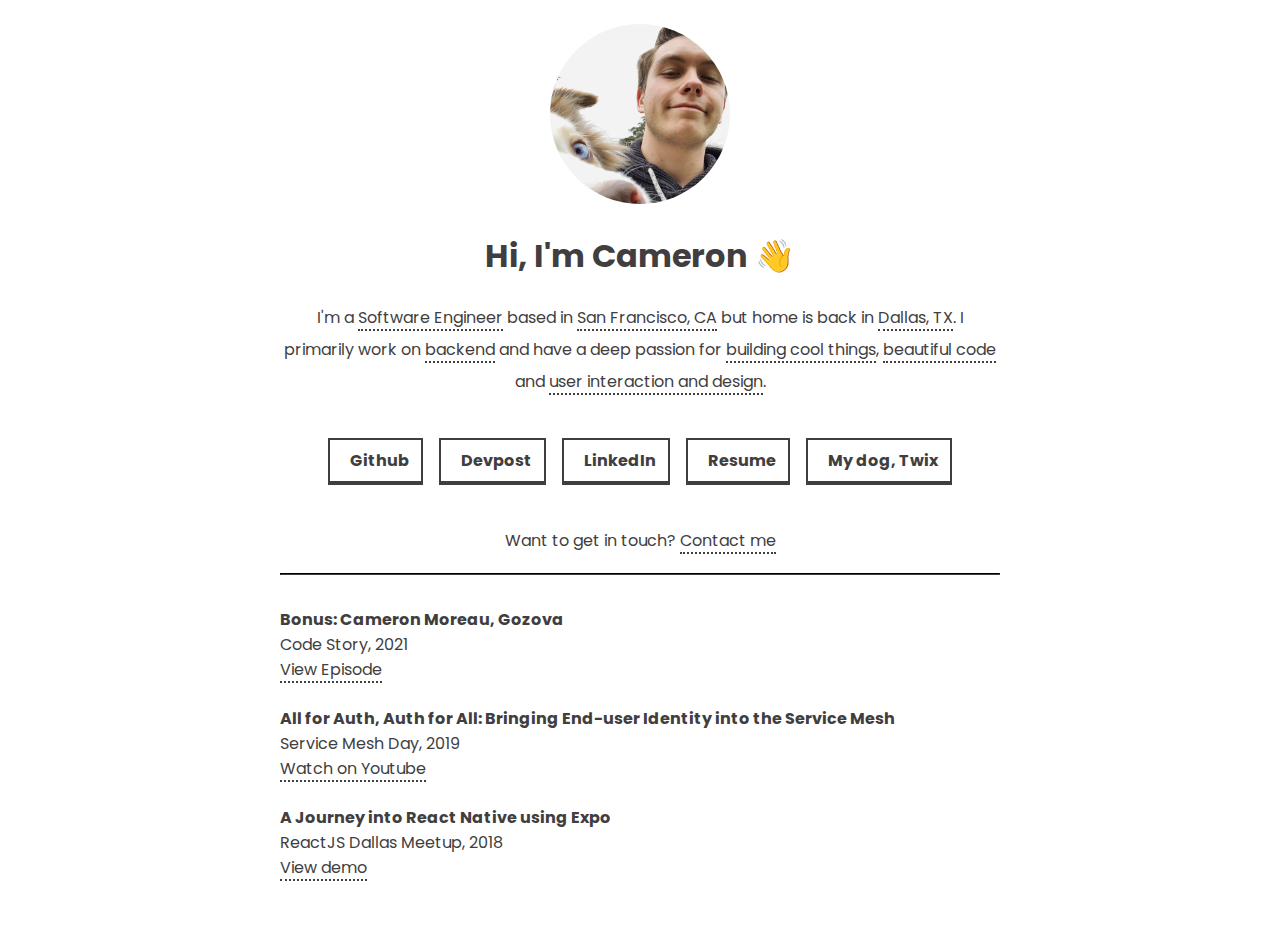
<file: index.html>
<!DOCTYPE html>
<html lang="en">
<head>
  <meta charset="UTF-8">
  <meta name="viewport" content="width=device-width, initial-scale=1.0">
  <meta http-equiv="X-UA-Compatible" content="ie=edge">
  <title>Hi, I'm Cameron</title>
  <link href="https://fonts.googleapis.com/css?family=Poppins:400,700" rel="stylesheet">
  <link rel="stylesheet" href="style.css" />
  <link rel="stylesheet" href="https://use.fontawesome.com/releases/v5.8.1/css/all.css" integrity="sha384-50oBUHEmvpQ+1lW4y57PTFmhCaXp0ML5d60M1M7uH2+nqUivzIebhndOJK28anvf" crossorigin="anonymous" />
  <!-- Google Analytics -->
  <script>
    window.ga=window.ga||function(){(ga.q=ga.q||[]).push(arguments)};ga.l=+new Date;
    ga('create', 'UA-57942641-1', 'auto');
    ga('send', 'pageview');

    const captureOutboundLink = function(url) {
      ga('send', 'event', 'outbound', 'click', url, {
        'transport': 'beacon'
      });
      return false;
    }

    window.onload = function() {
      const links = document.getElementsByTagName("a");
      for (let elm of links) {
        const href = elm.getAttribute('href');
        if (href.startsWith('http') || href.startsWith('mailto:')) {
          elm.addEventListener('click', captureOutboundLink.bind(null, href), false);
        }
      }
    }
  </script>
  <script async src='https://www.google-analytics.com/analytics.js'></script>
  <!-- End Google Analytics -->
</head>
<body>
  <section id="header">
    <img class="profile-picture" src="images/me.png" alt="Cameron Moreau">
    <h1>Hi, I'm Cameron 👋</h1>
    <p>
      I'm a <a href="https://github.com/cameronmoreau" target="_blank">Software Engineer</a> based in <a href="https://en.wikipedia.org/wiki/San_Francisco" target="_blank">San Francisco, CA</a> but home is back in <a href="https://en.wikipedia.org/wiki/Dallas" target="_blank">Dallas, TX</a>. I primarily work on <a href="https://nodejs.org/en/about/" target="_blank">backend</a> and have a deep passion for <a href="https://devpost.com/_cameronmoreau" target="_blank">building cool things</a>, <a href="https://martinfowler.com/books/refactoring.html" target="_blank">beautiful code</a> and <a href="https://dribbble.com/cameronmoreau" target="_blank">user interaction and design</a>.
    </p>
    <div id="header-links">
      <a class="main-link" href="https://github.com/cameronmoreau" target="_blank">
        <i class="fab fa-github"></i>Github
      </a>
      <a class="main-link" href="https://devpost.com/_cameronmoreau" target="_blank">
        <i class="fas fa-flask"></i>Devpost
      </a>
      <a class="main-link" href="https://www.linkedin.com/in/cameron-moreau" target="_blank">
        <i class="fab fa-linkedin-in"></i>LinkedIn
      </a>
      <a class="main-link" href="https://www.dropbox.com/s/jrzl9ssbxsnaf3m/cameron_moreau_resume.pdf" target="_blank">
        <i class="far fa-file-alt"></i>Resume
      </a>
      <a class="main-link" href="https://www.instagram.com/_cameronmoreau/" target="_blank">
        <i class="fas fa-paw"></i>My dog, Twix
      </a>
    </div>
    <p>Want to get in touch? <a href="mailto:cameron.cm6@gmail.com" target="_blank">Contact me</a></p>
  </section>
  <hr />
  <section id="talks">
    <div class="talk">
      <div class="title">Bonus: Cameron Moreau, Gozova</div>
      <div class="sub-title">Code Story, 2021</div>
      <div class="extra"><a href="https://codestory.co/podcast/bonus-cameron-moreau-gozova/" target="_blank">View Episode</a></div>
    </div>
    <div class="talk">
      <div class="title">All for Auth, Auth for All: Bringing End-user Identity into the Service Mesh</div>
      <div class="sub-title">Service Mesh Day, 2019</div>
      <div class="extra"><a href="https://www.youtube.com/watch?v=Rs3ug-ql8Ms" target="_blank">Watch on Youtube</a></div>
    </div>
    <div class="talk">
      <div class="title">A Journey into React Native using Expo</div>
      <div class="sub-title">ReactJS Dallas Meetup, 2018</div>
      <div class="extra"><a href="https://github.com/cameronmoreau/react-native-dating-app" target="_blank">View demo</a></div>
    </div>
  </section>
</body>
</html>
</file>
<file: style.css>
body {
  font-family: 'Poppins', sans-serif;
  color: #413E3F;
  max-width: 720px;
  margin: 0 auto;
  padding: 24px;
}

h1 {
  font-size: 32px;
}

hr {
  border-color: #413E3F;
  border-width: 0.5px;
}

#header {
  text-align: center;
}

#header p {
  line-height: 32px;
}

#header #header-links {
  display: flex;
  justify-content: center;
  flex-wrap: wrap;
  margin: 32px 0;
}

#header #header-links a {
  margin: 8px;
  cursor: pointer;
}

#talks {
  margin-top: 32px;
}

a, a:visited, a:active {
  color: #413E3F;
  text-decoration: none;
  border-bottom: 2px #413E3F dotted;
  cursor: help;
}

a:hover {
  border-bottom: 2px #413E3F solid;
}

.profile-picture {
  width: 180px;
  border-radius: 50%;
}

.main-link {
  position: relative;
  border: 2px solid #413E3F;
  border-bottom-width: 4px;
  color: #413E3F;
  padding: 8px 12px;
  text-decoration: none;
  font-weight: bold;
  transition: color 0.08s ease-in;
}

.main-link:hover {
  color: #fff;
}

.main-link:before {
  content: "";
  position: absolute;
  background: #413E3F;
  bottom: 0;
  left: 0;
  right: 0;
  top: 100%;
  z-index: -1;
  transition: top 0.09s ease-in;
}

.main-link:hover:before {
  top: 0;
}

.main-link i {
  margin-right: 8px;
}

.talk {
  margin-bottom: 24px;
}

.talk .title {
  font-weight: bold;
}
</file>
